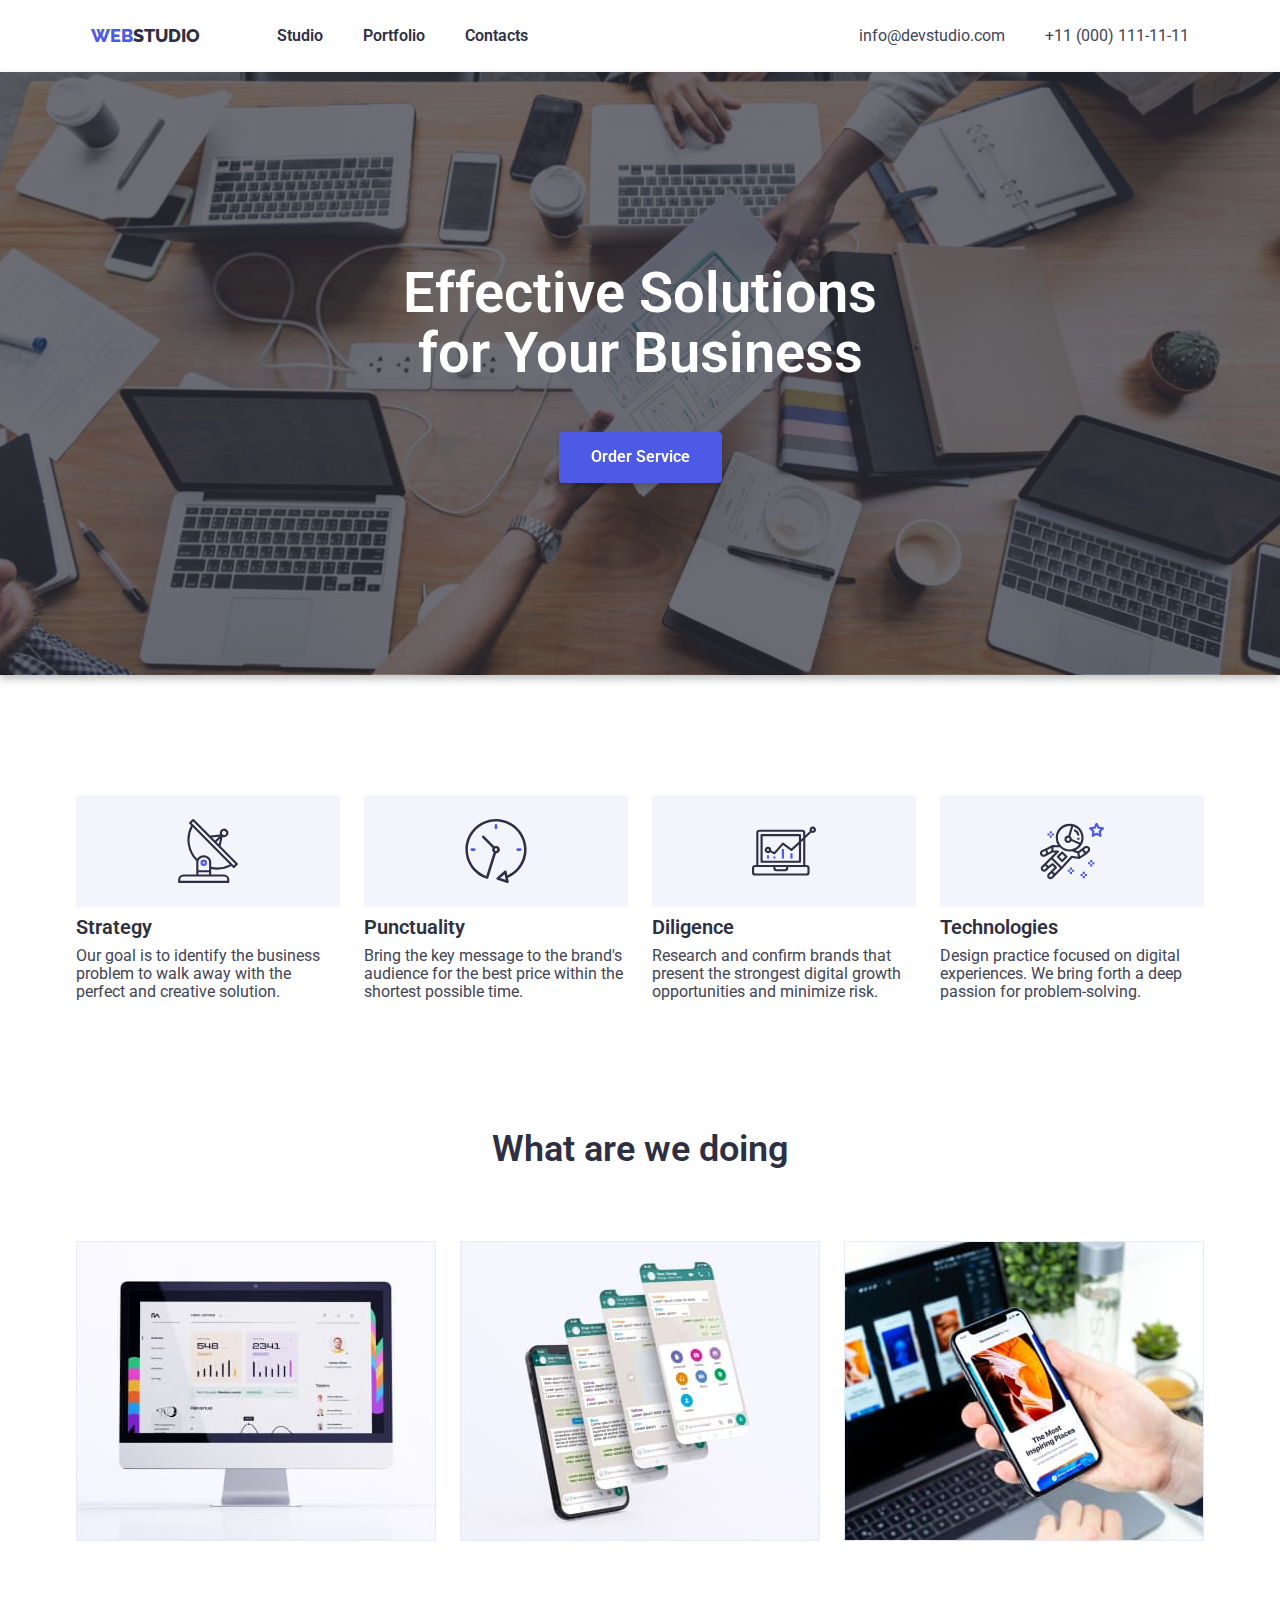
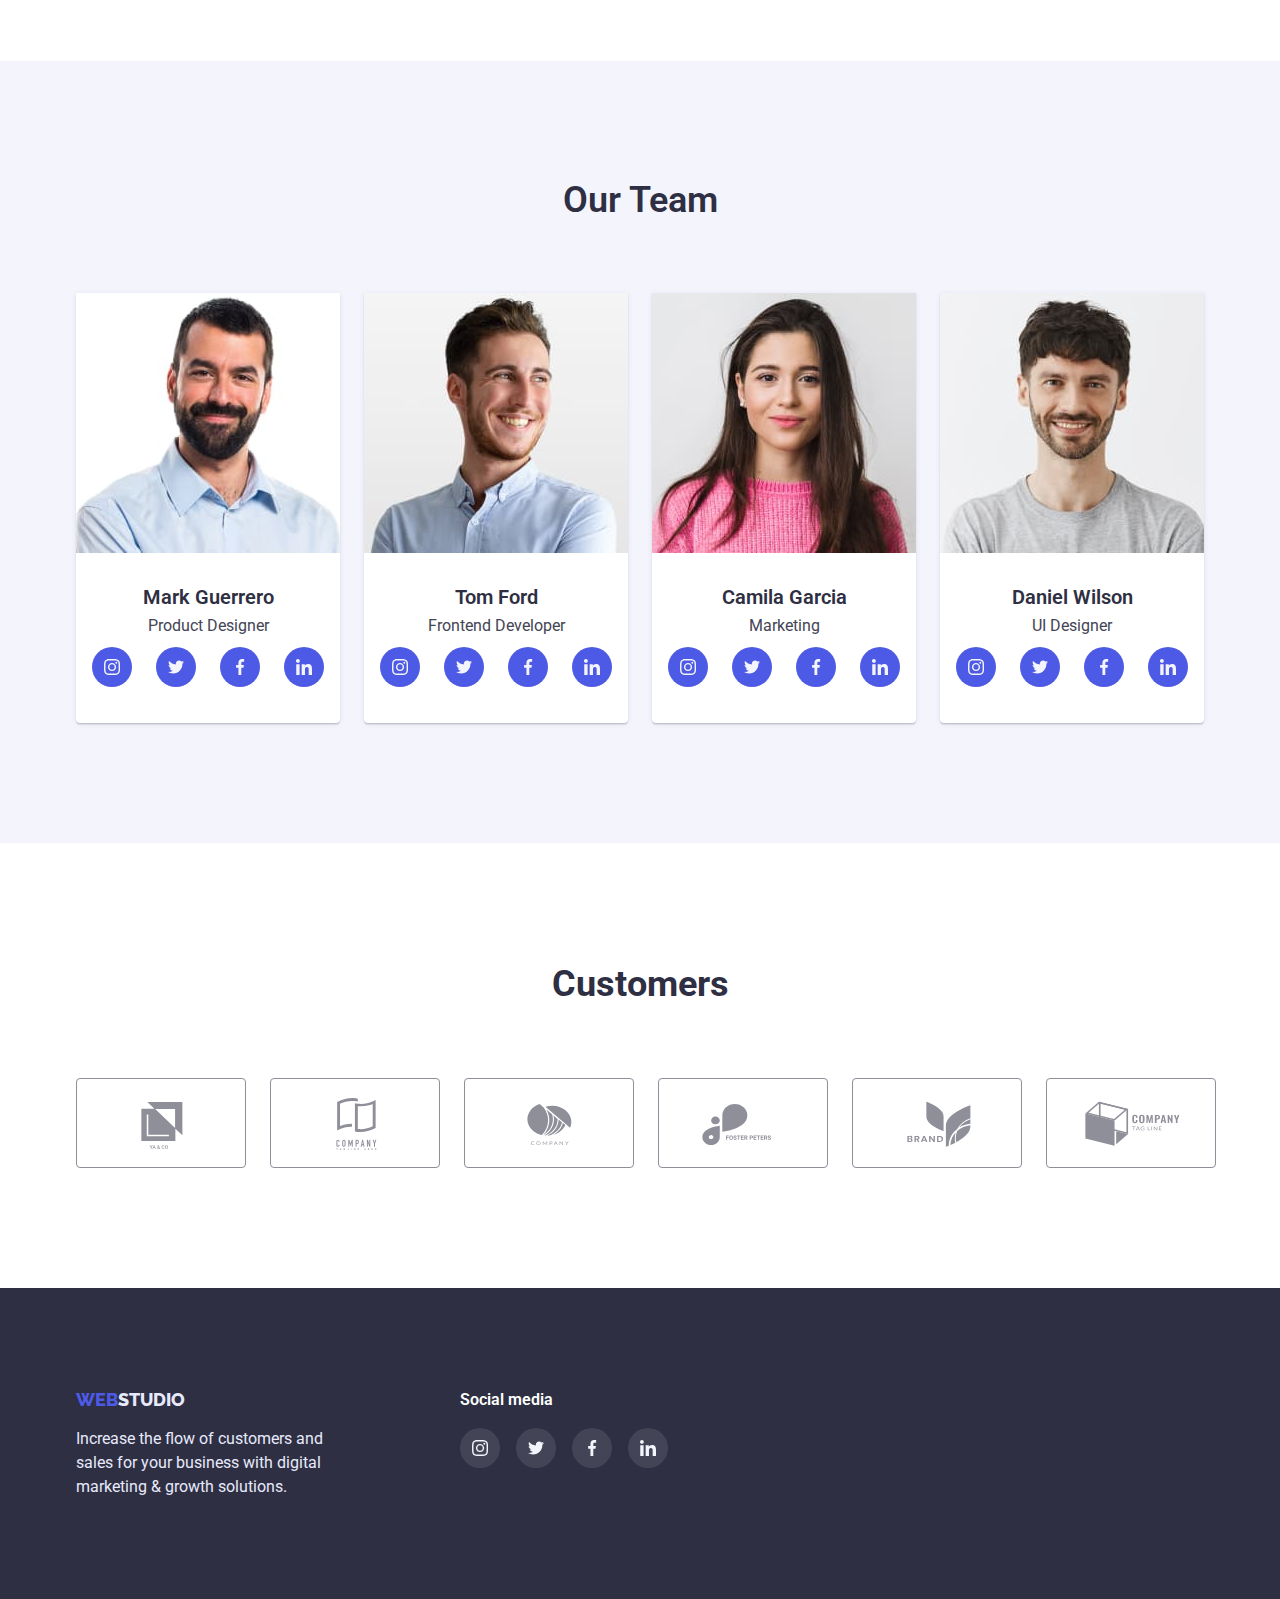
<file: index.html>
<!DOCTYPE html>
<html lang="en">
  <head>
    <meta charset="UTF-8" />
    <meta http-equiv="X-UA-Compatible" content="IE=edge" />
    <meta name="viewport" content="width=device-width, initial-scale=1.0" />
    <title>GoIT-HW</title>
    <link rel="stylesheet" href="./css/normalize.css" />
    <link rel="preconnect" href="https://fonts.googleapis.com" />
    <link rel="preconnect" href="https://fonts.gstatic.com" crossorigin />
    <link
      href="https://fonts.googleapis.com/css2?family=Raleway:wght@700&family=Roboto:wght@400;500;700;900&display=swap"
      rel="stylesheet"
    />
    <link rel="stylesheet" href="./css/styles.css" />
  </head>
  <body>
    <header class="header">
      <div class="container main-nav">
        <nav class="header-nav">
          <a class="webstudio link" href="./index.html"
            ><span class="web">web</span>studio</a
          >
          <ul class="menu list">
            <li>
              <a class="menu-item link" href="./index.html">Studio</a>
            </li>
            <li>
              <a class="menu-item link" href="./portfolio.html">Portfolio</a>
            </li>
            <li>
              <a class="menu-item link" href="">Contacts</a>
            </li>
          </ul>
        </nav>
        <div class="header-container">
          <ul class="contacts list">
            <li>
              <a class="contact link" href="mailto:info@devstudio.com"
                >info@devstudio.com</a
              >
            </li>
            <li>
              <a class="contact link" href="tel:+110001111111"
                >+11 (000) 111-11-11</a
              >
            </li>
          </ul>
        </div>
      </div>
    </header>
    <main>
      <section class="section primary-section">
        <div class="container">
          <div class="primary-section-container">
            <h1 class="primary-title">Effective Solutions for Your Business</h1>
            <button class="primary-btn" type="button">Order Service</button>
          </div>
        </div>
      </section>

      <section class="section advantages-section">
        <div class="container">
          <h2 class="visually-hidden">Advantages</h2>
          <ul class="advantages list">
            <li class="advantages-item strategy">
              <svg class="svg-icon">
                <use href="./images/symbol-defs.svg#icon-antenna-1"></use>
              </svg>
              <h3 class="section-title">Strategy</h3>
              <p class="paragraph">
                Our goal is to identify the business problem to walk away with
                the perfect and creative solution.
              </p>
            </li>
            <li class="advantages-item punctuality">
              <svg class="svg-icon">
                <use href="./images/symbol-defs.svg#icon-clock-1"></use>
              </svg>
              <h3 class="section-title">Punctuality</h3>
              <p class="paragraph">
                Bring the key message to the brand's audience for the best price
                within the shortest possible time.
              </p>
            </li>
            <li class="advantages-item diligence">
              <svg class="svg-icon">
                <use href="./images/symbol-defs.svg#icon-diagram-1"></use>
              </svg>
              <h3 class="section-title">Diligence</h3>
              <p class="paragraph">
                Research and confirm brands that present the strongest digital
                growth opportunities and minimize risk.
              </p>
            </li>
            <li class="advantages-item technologies">
              <svg class="svg-icon">
                <use href="./images/symbol-defs.svg#icon-astronaut-1"></use>
              </svg>
              <h3 class="section-title">Technologies</h3>
              <p class="paragraph">
                Design practice focused on digital experiences. We bring forth a
                deep passion for problem-solving.
              </p>
            </li>
          </ul>
        </div>
      </section>
      <section class="section work-section">
        <div class="container">
          <h2 class="secondary-title">What are we doing</h2>
          <ul class="work list">
            <li>
              <img src="./images/1.jpg" alt="sites" width="360" />
            </li>
            <li>
              <img src="./images/2.jpg" alt="apps" width="360" />
            </li>
            <li>
              <img src="./images/3.jpg" alt="design" width="360" />
            </li>
          </ul>
        </div>
      </section>
      <section class="section team-section">
        <div class="container">
          <h2 class="secondary-title">Our Team</h2>
          <ul class="team list">
            <li class="team-item">
              <img src="./images/mark4.jpg" alt="Mark Guerrero" width="264" />
              <div class="team-info">
                <h3 class="teammate">Mark Guerrero</h3>
                <p class="paragraph">Product Designer</p>
                <ul class="social-media list">
                  <li class="social-media-item">
                    <a href="" class="social-link">
                      <svg class="svg-social-media">
                        <use
                          href="./images/symbol-defs.svg#icon-instagram-1"
                        ></use>
                      </svg>
                    </a>
                  </li>
                  <li class="social-media-item">
                    <a href="" class="social-link">
                      <svg class="svg-social-media">
                        <use
                          href="./images/symbol-defs.svg#icon-twitter-1"
                        ></use>
                      </svg>
                    </a>
                  </li>
                  <li class="social-media-item">
                    <a href="" class="social-link">
                      <svg class="svg-social-media">
                        <use
                          href="./images/symbol-defs.svg#icon-facebook-1"
                        ></use>
                      </svg>
                    </a>
                  </li>
                  <li class="social-media-item">
                    <a href="" class="social-link">
                      <svg class="svg-social-media">
                        <use
                          href="./images/symbol-defs.svg#icon-linkedin-1"
                        ></use>
                      </svg>
                    </a>
                  </li>
                </ul>
              </div>
            </li>
            <li class="team-item">
              <img src="./images/ford3.jpg" alt="Tom Ford" width="264" />
              <div class="team-info">
                <h3 class="teammate">Tom Ford</h3>
                <p class="paragraph">Frontend Developer</p>
                <ul class="social-media list">
                  <li class="social-media-item">
                    <a href="" class="social-link">
                      <svg class="svg-social-media">
                        <use
                          href="./images/symbol-defs.svg#icon-instagram-1"
                        ></use>
                      </svg>
                    </a>
                  </li>
                  <li class="social-media-item">
                    <a href="" class="social-link">
                      <svg class="svg-social-media">
                        <use
                          href="./images/symbol-defs.svg#icon-twitter-1"
                        ></use>
                      </svg>
                    </a>
                  </li>
                  <li class="social-media-item">
                    <a href="" class="social-link">
                      <svg class="svg-social-media">
                        <use
                          href="./images/symbol-defs.svg#icon-facebook-1"
                        ></use>
                      </svg>
                    </a>
                  </li>
                  <li class="social-media-item">
                    <a href="" class="social-link">
                      <svg class="svg-social-media">
                        <use
                          href="./images/symbol-defs.svg#icon-linkedin-1"
                        ></use>
                      </svg>
                    </a>
                  </li>
                </ul>
              </div>
            </li>
            <li class="team-item">
              <img src="./images/camila1.jpg" alt="Camila Garcia" width="264" />
              <div class="team-info">
                <h3 class="teammate">Camila Garcia</h3>
                <p class="paragraph">Marketing</p>
                <ul class="social-media list">
                  <li class="social-media-item">
                    <a href="" class="social-link">
                      <svg class="svg-social-media">
                        <use
                          href="./images/symbol-defs.svg#icon-instagram-1"
                        ></use>
                      </svg>
                    </a>
                  </li>
                  <li class="social-media-item">
                    <a href="" class="social-link">
                      <svg class="svg-social-media">
                        <use
                          href="./images/symbol-defs.svg#icon-twitter-1"
                        ></use>
                      </svg>
                    </a>
                  </li>
                  <li class="social-media-item">
                    <a href="" class="social-link">
                      <svg class="svg-social-media">
                        <use
                          href="./images/symbol-defs.svg#icon-facebook-1"
                        ></use>
                      </svg>
                    </a>
                  </li>
                  <li class="social-media-item">
                    <a href="" class="social-link">
                      <svg class="svg-social-media">
                        <use
                          href="./images/symbol-defs.svg#icon-linkedin-1"
                        ></use>
                      </svg>
                    </a>
                  </li>
                </ul>
              </div>
            </li>
            <li class="team-item">
              <img src="./images/daniel2.jpg" alt="Daniel Wilson" width="264" />
              <div class="team-info">
                <h3 class="teammate">Daniel Wilson</h3>
                <p class="paragraph">UI Designer</p>
                <ul class="social-media list">
                  <li class="social-media-item">
                    <a href="" class="social-link">
                      <svg class="svg-social-media">
                        <use
                          href="./images/symbol-defs.svg#icon-instagram-1"
                        ></use>
                      </svg>
                    </a>
                  </li>
                  <li class="social-media-item">
                    <a href="" class="social-link">
                      <svg class="svg-social-media">
                        <use
                          href="./images/symbol-defs.svg#icon-twitter-1"
                        ></use>
                      </svg>
                    </a>
                  </li>
                  <li class="social-media-item">
                    <a href="" class="social-link">
                      <svg class="svg-social-media">
                        <use
                          href="./images/symbol-defs.svg#icon-facebook-1"
                        ></use>
                      </svg>
                    </a>
                  </li>
                  <li class="social-media-item">
                    <a href="" class="social-link">
                      <svg class="svg-social-media">
                        <use
                          href="./images/symbol-defs.svg#icon-linkedin-1"
                        ></use>
                      </svg>
                    </a>
                  </li>
                </ul>
              </div>
            </li>
          </ul>
        </div>
      </section>
      <section class="section customers-section">
        <div class="container">
          <h2 class="customers-title">Customers</h2>
          <div class="customers-container">
            <ul class="customers list">
              <li class="customers-list-item">
                <a href="" class="customers-link">
                  <svg class="customers-svg">
                    <use href="./images/symbol-defs.svg#icon-Logo"></use>
                  </svg>
                </a>
              </li>
              <li class="customers-list-item">
                <a href="" class="customers-link"
                  ><svg class="customers-svg">
                    <use href="./images/symbol-defs.svg#icon-Logo-1"></use></svg
                ></a>
              </li>
              <li class="customers-list-item">
                <a href="" class="customers-link">
                  <svg class="customers-svg">
                    <use href="./images/symbol-defs.svg#icon-Logo-2"></use>
                  </svg>
                </a>
              </li>
              <li class="customers-list-item">
                <a href="" class="customers-link">
                  <svg class="customers-svg">
                    <use href="./images/symbol-defs.svg#icon-Logo-3"></use>
                  </svg>
                </a>
              </li>
              <li class="customers-list-item">
                <a href="" class="customers-link">
                  <svg class="customers-svg">
                    <use href="./images/symbol-defs.svg#icon-Logo-4"></use>
                  </svg>
                </a>
              </li>
              <li class="customers-list-item">
                <a href="" class="customers-link">
                  <svg class="customers-svg">
                    <use href="./images/symbol-defs.svg#icon-Logo-5"></use>
                  </svg>
                </a>
              </li>
            </ul>
          </div>
        </div>
      </section>
    </main>
    <footer class="footer">
      <div class="container">
        <div class="footer-container">
          <div class="footer-block">
            <a class="web-studio link" href="./index.html"
              ><span class="web">web</span>studio</a
            >
            <p class="footer-info">
              Increase the flow of customers and sales for your business with
              digital marketing & growth solutions.
            </p>
          </div>
          <div class="social-media-footer">
            <p class="social-media-title">Social media</p>
            <ul class="social-media-list list">
              <li class="social-media-item">
                <a href="" class="footer-link">
                  <svg class="svg-footer">
                    <use href="./images/symbol-defs.svg#icon-instagram-2"></use>
                  </svg>
                </a>
              </li>
              <li class="social-media-item">
                <a href="" class="footer-link">
                  <svg class="svg-footer">
                    <use href="./images/symbol-defs.svg#icon-twitter-2"></use>
                  </svg>
                </a>
              </li>
              <li class="social-media-item">
                <a href="" class="footer-link">
                  <svg class="svg-footer">
                    <use href="./images/symbol-defs.svg#icon-facebook-2"></use>
                  </svg>
                </a>
              </li>
              <li class="social-media-item">
                <a href="" class="footer-link">
                  <svg class="svg-footer">
                    <use href="./images/symbol-defs.svg#icon-linkedin-2"></use>
                  </svg>
                </a>
              </li>
            </ul>
          </div>
        </div>
      </div>
    </footer>
  </body>
</html>
</file>
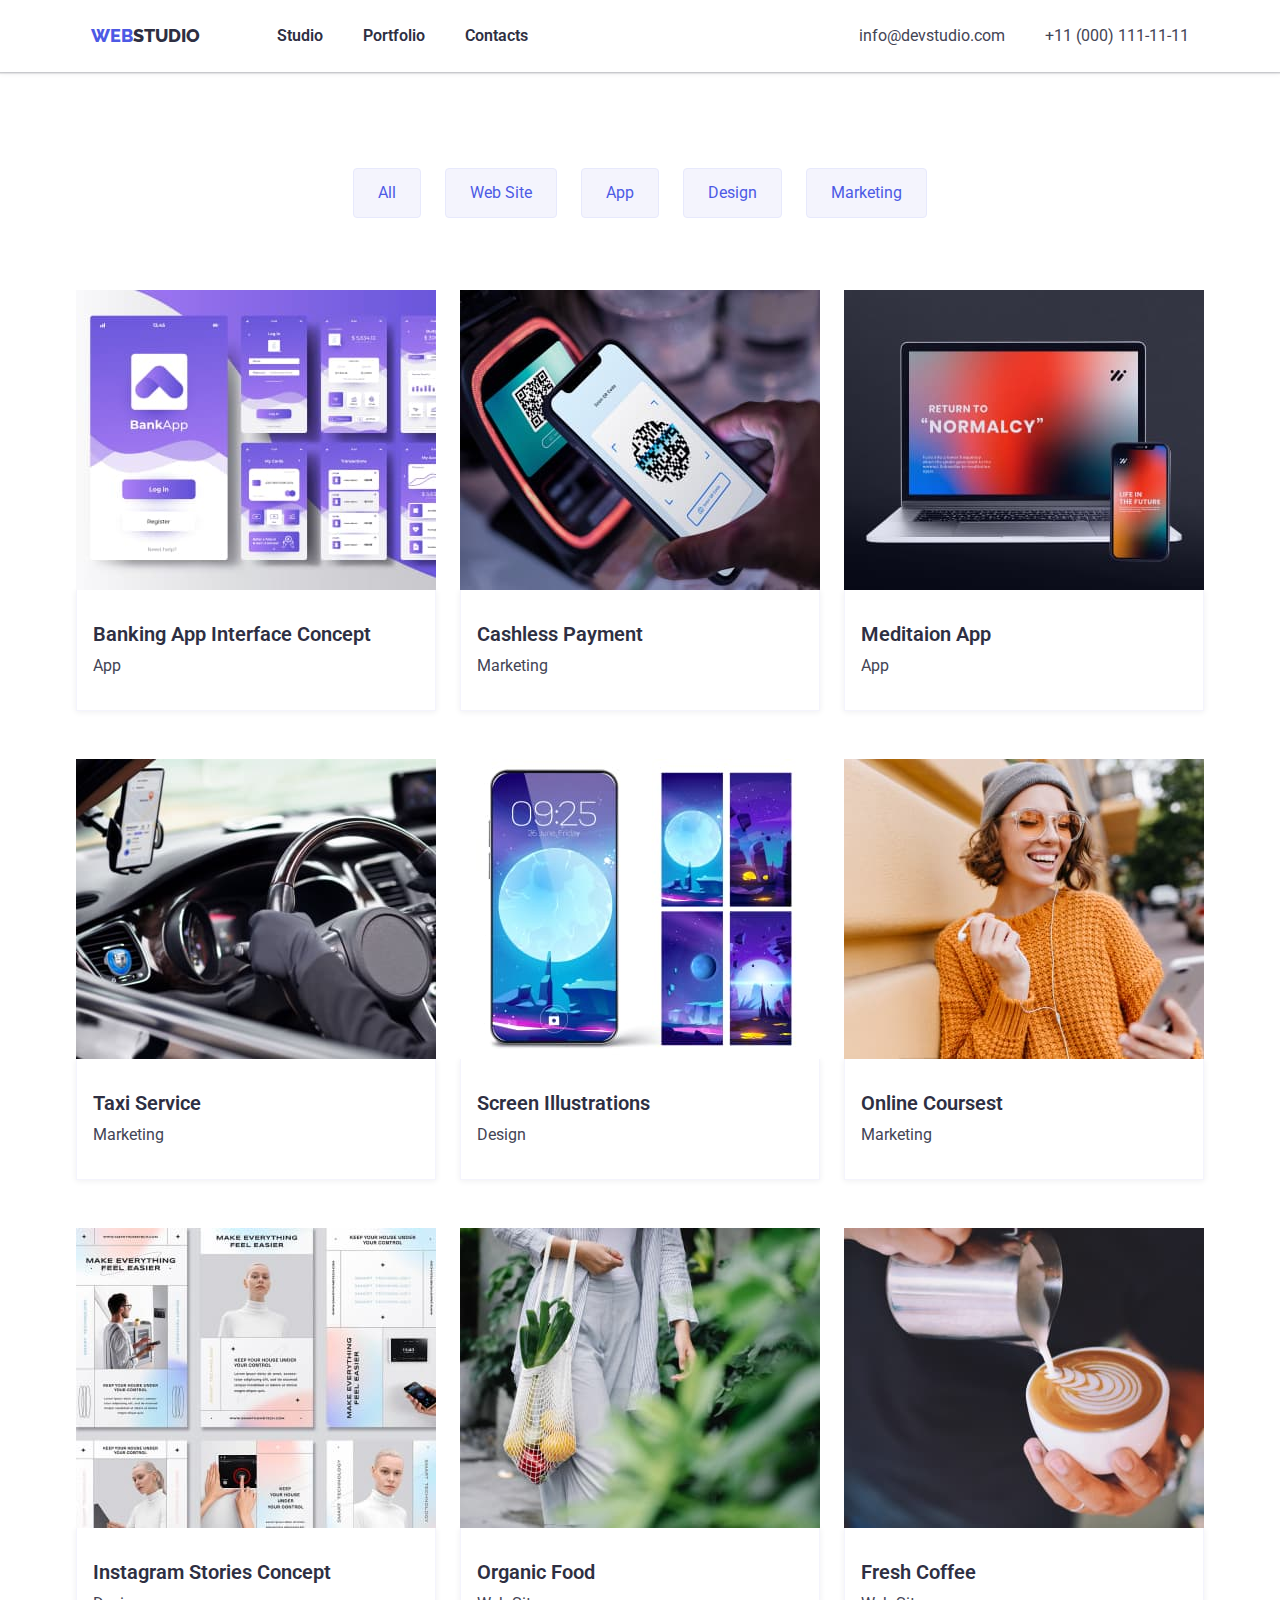
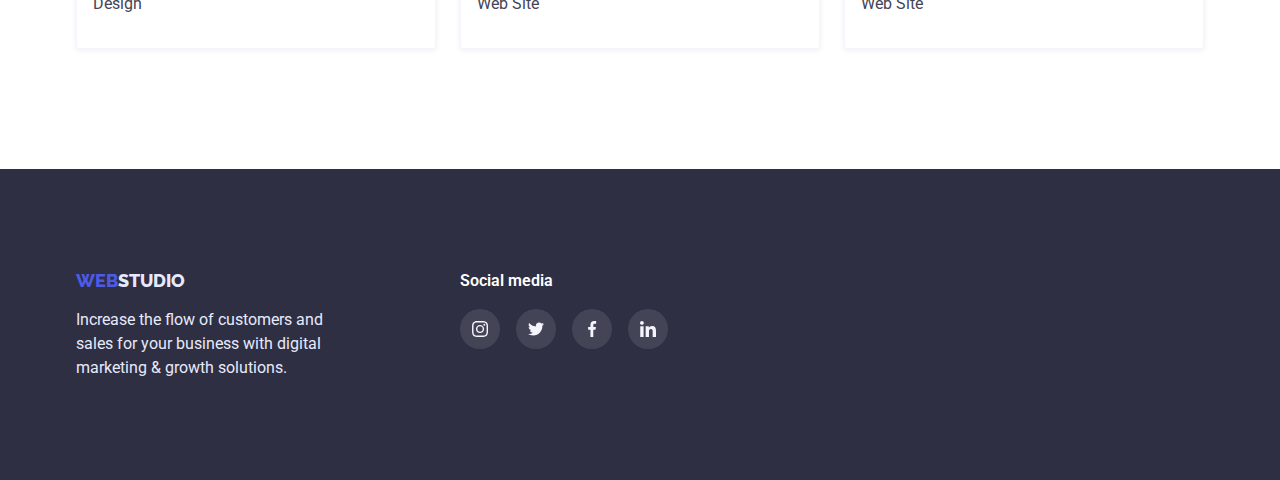
<file: portfolio.html>
<!DOCTYPE html>
<html lang="en">
  <head>
    <meta charset="UTF-8" />
    <meta http-equiv="X-UA-Compatible" content="IE=edge" />
    <meta name="viewport" content="width=device-width, initial-scale=1.0" />
    <title>GoIT-HW</title>
    <link rel="stylesheet" href="./css/normalize.css" />
    <link rel="preconnect" href="https://fonts.googleapis.com" />
    <link rel="preconnect" href="https://fonts.gstatic.com" crossorigin />
    <link
      href="https://fonts.googleapis.com/css2?family=Raleway:wght@700&family=Roboto:wght@400;500;700;900&display=swap"
      rel="stylesheet"
    />
    <link rel="stylesheet" href="./css/styles.css" />
  </head>
  <body>
    <header class="header portfolio-header">
      <div class="container main-nav">
        <nav class="header-nav">
          <a class="webstudio link" href="./index.html"
            ><span class="web">web</span>studio</a
          >
          <ul class="menu list">
            <li>
              <a class="menu-item link" href="./index.html">Studio</a>
            </li>
            <li>
              <a class="menu-item link" href="./portfolio.html">Portfolio</a>
            </li>
            <li>
              <a class="menu-item link" href="">Contacts</a>
            </li>
          </ul>
        </nav>
        <div class="header-container">
          <ul class="contacts list">
            <li>
              <a class="contact link" href="mailto:info@devstudio.com"
                >info@devstudio.com</a
              >
            </li>
            <li>
              <a class="contact link" href="tel:+110001111111"
                >+11 (000) 111-11-11</a
              >
            </li>
          </ul>
        </div>
      </div>
    </header>
    <main>
      <section class="portfolio-section">
        <div class="container portfolio-container">
          <ul class="filter list">
            <li>
              <button type="button" class="button">All</button>
            </li>
            <li>
              <button type="button" class="button">Web Site</button>
            </li>
            <li>
              <button type="button" class="button">App</button>
            </li>
            <li>
              <button type="button" class="button">Design</button>
            </li>
            <li>
              <button type="button" class="button">Marketing</button>
            </li>
          </ul>

          <ul class="portfolio list">
            <li class="portfolio-item">
              <img
                src="./images/portfolio1.jpg"
                alt="Banking App Interface Concept"
                width="360"
                height="300"
              />
              <div class="portfolio-info">
                <h3 class="section-title">Banking App Interface Concept</h3>
                <p class="section-type">App</p>
              </div>
            </li>
            <li class="portfolio-item">
              <img
                src="./images/portfolio2.jpg"
                alt="Cashless Payment"
                width="360"
                height="300"
              />
              <div class="portfolio-info">
                <h3 class="section-title">Cashless Payment</h3>
                <p class="section-type">Marketing</p>
              </div>
            </li>
            <li class="portfolio-item">
              <img
                src="./images/portfolio3.jpg"
                alt="Meditaion App"
                width="360"
                height="300"
              />
              <div class="portfolio-info">
                <h3 class="section-title">Meditaion App</h3>
                <p class="section-type">App</p>
              </div>
            </li>
            <li class="portfolio-item">
              <img
                src="./images/portfolio4.jpg"
                alt="Taxi Service"
                width="360"
                height="300"
              />
              <div class="portfolio-info">
                <h3 class="section-title">Taxi Service</h3>
                <p class="section-type">Marketing</p>
              </div>
            </li>
            <li class="portfolio-item">
              <img
                src="./images/portfolio5.jpg"
                alt="Screen Illustrations"
                width="360"
                height="300"
              />
              <div class="portfolio-info">
                <h3 class="section-title">Screen Illustrations</h3>
                <p class="section-type">Design</p>
              </div>
            </li>
            <li class="portfolio-item">
              <img
                src="./images/portfolio6.jpg"
                alt="Online Coursest"
                width="360"
                height="300"
              />
              <div class="portfolio-info">
                <h3 class="section-title">Online Coursest</h3>
                <p class="section-type">Marketing</p>
              </div>
            </li>
            <li class="portfolio-item">
              <img
                src="./images/portfolio7.jpg"
                alt="Instagram Stories Concept"
                width="360"
                height="300"
              />
              <div class="portfolio-info">
                <h3 class="section-title">Instagram Stories Concept</h3>
                <p class="section-type">Design</p>
              </div>
            </li>
            <li class="portfolio-item">
              <img
                src="./images/portfolio8.jpg"
                alt="Organic Food"
                width="360"
                height="300"
              />
              <div class="portfolio-info">
                <h3 class="section-title">Organic Food</h3>
                <p class="section-type">Web Site</p>
              </div>
            </li>
            <li class="portfolio-item">
              <img
                src="./images/portfolio9.jpg"
                alt="Fresh Coffee"
                width="360"
                height="300"
              />
              <div class="portfolio-info">
                <h3 class="section-title">Fresh Coffee</h3>
                <p class="section-type">Web Site</p>
              </div>
            </li>
          </ul>
        </div>
      </section>
    </main>
    <footer class="footer">
      <div class="container">
        <div class="footer-container">
          <div class="footer-block">
            <a class="web-studio link" href="./index.html"
              ><span class="web">web</span>studio</a
            >
            <p class="footer-info">
              Increase the flow of customers and sales for your business with
              digital marketing & growth solutions.
            </p>
          </div>
          <div class="social-media-footer">
            <p class="social-media-title">Social media</p>
            <ul class="social-media-list list">
              <li class="social-media-item">
                <a href="" class="footer-link">
                  <svg class="svg-footer">
                    <use href="./images/symbol-defs.svg#icon-instagram-2"></use>
                  </svg>
                </a>
              </li>
              <li class="social-media-item">
                <a href="" class="footer-link">
                  <svg class="svg-footer">
                    <use href="./images/symbol-defs.svg#icon-twitter-2"></use>
                  </svg>
                </a>
              </li>
              <li class="social-media-item">
                <a href="" class="footer-link">
                  <svg class="svg-footer">
                    <use href="./images/symbol-defs.svg#icon-facebook-2"></use>
                  </svg>
                </a>
              </li>
              <li class="social-media-item">
                <a href="" class="footer-link">
                  <svg class="svg-footer">
                    <use href="./images/symbol-defs.svg#icon-linkedin-2"></use>
                  </svg>
                </a>
              </li>
            </ul>
          </div>
        </div>
      </div>
    </footer>
  </body>
</html>
</file>
<file: css/styles.css>
/* Base Styles */

:root {
  --primarybrand: #4d5ae5;
  --dark: #2e2f42;
  --success: #31d0aa;
  --text: #434455;
  --subtletext: #8e8f99;
  --accent: #e7e9fc;
  --light: #f4f4fd;
  --primary-white: #ffffff;
}
body {
  background-color: #ffffff;
  color: var(--dark);
  font-family: Roboto, sans-serif;
}
h1,
h2,
h3,
h4,
h5,
h6,
p {
  margin: 0;
}
ul {
  margin: 0;
  padding: 0;
}

img {
  display: block;
  max-width: 100%;
  height: auto;
}

.list {
  list-style: none;
}
.link {
  text-decoration: none;
}

.section {
  padding: 120px 0 120px 0;
}

.container {
  width: 1158px;
  justify-content: center;
  margin-left: auto;
  margin-right: auto;
  padding-left: 15px;
  padding-right: 15px;
}
/* MAIN PAGE */

/* Header */
.header {
  height: 72px;
  padding: 24px 0 24px 0;
}

.main-nav {
  display: flex;
  align-items: center;
}

.header-nav {
  display: flex;
  align-items: center;
}
.webstudio,
.web-studio {
  font-family: Raleway, sans-serif;
  font-style: normal;
  font-weight: 800;
  font-size: 18px;
  line-height: 1.3;
  color: var(--dark);
}
.web-studio {
  color: var(--accent);
}

.web {
  color: var(--primarybrand);
}
.webstudio,
.web-studio {
  text-transform: uppercase;
}

.menu {
  display: flex;
  align-items: center;
  gap: 40px;
  margin-left: 77px;
}

.menu-item {
  font-weight: 600;
  font-size: 16px;
  line-height: 1.5;
  color: var(--dark);
}
.menu-item:hover,
.menu-item:focus {
  color: var(--text);
}
.menu-item:active {
  color: var(--primarybrand);
}
.contacts {
  list-style: none;
  display: flex;
  gap: 40px;
  margin-left: 331px;
  padding-left: 0;
}

.contact,
.section-type {
  font-size: 16px;
  line-height: 1.5;
  color: var(--text);
}
.contact:hover,
.contact:focus {
  color: var(--primarybrand);
}

.paragraph {
  color: var(--text);
}

/* Primary Section - Effective Solutions for Your Business */

.primary-section {
  background-color: var(--dark);
  background-image: linear-gradient(
      RGBA(47, 48, 58, 0.7),
      RGBA(47, 48, 58, 0.7)
    ),
    url(../images/people-office\ 1.jpg);
  background-repeat: no-repeat;
  background-size: cover;
  max-width: 1440px;
  background-position: 50% 50%;

  filter: drop-shadow(0px 4px 4px rgba(0, 0, 0, 0.25));
  padding: 192px 0 192px 0;
  margin-left: auto;
  margin-right: auto;
  
}
.primary-section-container {
  box-sizing: border-box;
  align-items: center;
}

.primary-title {
  font-weight: 600;
  font-size: 56px;
  line-height: 1.07;
  color: var(--primary-white);
  text-align: center;
  margin: 0 auto;
  max-width: 492px;
  align-items: center;
}

.visually-hidden {
  position: absolute;
  white-space: nowrap;
  width: 1px;
  height: 1px;
  overflow: hidden;
  border: 0;
  padding: 0;
  clip: rect(0 0 0 0);
  clip-path: inset(50%);
  margin: -1px;
}

.secondary-title {
  font-weight: 600;
  font-size: 36px;
  line-height: 1.1;
  margin-bottom: 72px;
  text-align: center;
}

.primary-btn {
  font-family: Roboto, sans-serif;
  font-style: normal;
  font-weight: 600;
  font-size: 16px;
  line-height: 1.17;
  color: var(--primary-white);
  background-color: var(--primarybrand);
  text-align: center;
  cursor: pointer;
  box-shadow: 0px 4px 4px rgba(0, 0, 0, 0.15);
  border-radius: 4px;
  display: block;
  border: none;
  margin: 48px auto auto auto;
  align-items: center;
  padding: 16px 32px 16px 32px;
}

.primary-btn:hover,
.primary-btn:focus {
  box-shadow: 0px 1px 6px rgba(46, 47, 66, 0.08),
    0px 1px 1px rgba(46, 47, 66, 0.16), 0px 2px 1px rgba(46, 47, 66, 0.08);
  border-radius: 4px;
}

.primary-btn:active {
  background: #404bbf;
  box-shadow: 0px 4px 4px rgba(0, 0, 0, 0.15);
  border-radius: 4px;
}

/* ADVANTAGES SECTION */
.section-title {
  font-weight: 600;
  font-size: 20px;
  line-height: 1.2;
  margin-bottom: 8px;
}

.advantages {
  display: flex;
  gap: 24px;
  padding: 0;
}

.advantages-item {
  width: 264px;
}

.svg-icon {
  display: flex;
  height: 112px;
  width: 264px;
  margin-bottom: 8px;
  background-color: var(--light);
  padding: 24px 100px;
}

/* WORK SECTION */

.work-section {
  padding-top: 0;
}
.work {
  display: flex;
  flex-wrap: wrap;
  gap: 24px;
  padding: 0;
  margin: 0;
}

/* TEAM SECTION */

.team {
  display: flex;
  align-items: center;
  gap: 24px;
}

.team-section {
  background-color: var(--light);
}
.team-item {
  background-color: var(--primary-white);
  box-shadow: 0px 1px 6px rgba(46, 47, 66, 0.08),
    0px 1px 1px rgba(46, 47, 66, 0.16), 0px 2px 1px rgba(46, 47, 66, 0.08);
  border-radius: 0px 0px 4px 4px;
}
.teammate {
  font-weight: 600;
  font-size: 20px;
  line-height: 1.2;
}
.team-info {
  text-align: center;
  margin: 32px 16px 32px 16px;
}
.paragraph {
  margin-top: 8px;
  margin-bottom: 8px;
}

.social-media {
  display: flex;
  align-items: center;
  gap: 24px;
  width: 232px;
  height: 48px;
}
.social-media-item {
  display: flex;
  /* border-radius: 50%; */
}

.svg-social-media {
  display: flex;
  width: 40px;
  height: 40px;
  padding: 12px;
  fill: currentColor;
}

.social-link {
  display: flex;
  align-items: center;
  justify-content: center;
  background-color: var(--primarybrand);
  border-radius: 50%;
  border: none;
}

/* CUSTOMERS SECTION */

.customers-title {
  font-weight: 700;
  font-size: 36px;
  line-height: 1.18;
  margin-bottom: 72px;
  text-align: center;
}

.customers {
  display: flex;
  align-items: center;
  gap: 24px;
}

/* .customers-list-item {
  display: flex;
  width: 168px;
  height: 88px;
  padding: 16px 32px;
} */

.customers-container {
  display: flex;
  flex-wrap: wrap;
}

.customers-link {
  display: flex;
  align-items: center;
  justify-content: center;
  border: 1px solid var(--subtletext);
  color: var(--subtletext);
  border-radius: 4px;
  background-color: var(--primary-white);
}

.customers-link:hover,
.customers-link:focus
{
  border: 1px solid var(--primarybrand);
  color: var(--primarybrand);
}
.customers-svg {
  display: flex;
  height: 88px;
  width: 168px;
  fill: currentColor;
  padding: 16px 32px;
  
}


/* Footer */

.footer {
  background-color: var(--dark);
  padding-top: 100px;
  padding-bottom: 100px;
}

.footer-info {
  font-size: 16px;
  line-height: 1.5;
  color: var(--accent);
  margin-top: 16px;
}

.footer-container {
  display: flex;
  gap: 120px;
}

.footer-block {
  width: 264px;
  
}

.social-media-title {
  font-weight: 600;
  font-size: 16px;
  line-height: 1.5;
  color: var(--primary-white);
  margin-bottom: 16px;
}

.social-media-footer {
  /* padding-left: 120px; */
}
.social-media-list {
  display: flex;
  align-items: center;
  gap: 16px;
  padding: 0;
}

.svg-footer {
  display: flex;
  width: 40px;
  height: 40px;
  padding: 12px;
  fill: currentColor;
  /* border-radius: 50%; */
}
.footer-link {
  display: flex;
  align-items: center;
  justify-content: center;
  background-color: rgba(255, 255, 255, 0.1);
  border-radius: 50%;
  border: none;
}

.footer-link:hover,
.footer-link:focus {
  background-color: var(--success);
}

/* PORTFOLIO PAGE */

.button {
  background-color: var(--light);
  color: var(--primarybrand);
  border: 1px solid #e7e9fc;
  border-radius: 4px;
  cursor: pointer;
  font-family: Roboto, sans-serif;
  font-style: normal;
  font-size: 16px;
  line-height: 1.5;
  padding: 12px 24px 12px 24px;
}

.button:hover,
.button:focus {
  background-color: var(--primarybrand);
  color: var(--primary-white);
  box-shadow: 0px 3px 1px rgba(0, 0, 0, 0.1), 0px 2px 1px rgba(0, 0, 0, 0.08),
    0px 2px 2px rgba(0, 0, 0, 0.12);
  border-radius: 4px;
}

.filter {
  display: flex;
  align-items: center;
  gap: 24px;
  padding: 0;

  justify-content: center;
}

.portfolio {
  display: flex;
  align-items: center;
  flex-wrap: wrap;
  margin-top: 72px;
  row-gap: 48px;
  column-gap: 24px;
  padding: 0;
}

.portfolio-section {
  padding: 96px 0 120px 0;
}

.portfolio-header {
  box-shadow: 0px 2px 1px rgba(46, 47, 66, 0.08),
    0px 1px 1px rgba(46, 47, 66, 0.16), 0px 1px 6px rgba(46, 47, 66, 0.08);
}

.portfolio-info {
  padding: 32px 16px;
  border: 0.5px solid var(--light);
  box-shadow: 0px 1px 6px rgba(46, 47, 66, 0.08);
  border-top: none;
}

/* .portfolio-item {
  border: 0.5px solid var(--light);
  box-shadow: 0px 1px 6px rgba(46, 47, 66, 0.08);
} */

.portfolio-item:hover {
  
  box-shadow: 0px 1px 6px rgba(46, 47, 66, 0.08),
    0px 1px 1px rgba(46, 47, 66, 0.16), 0px 2px 1px rgba(46, 47, 66, 0.08);
}
</file>
